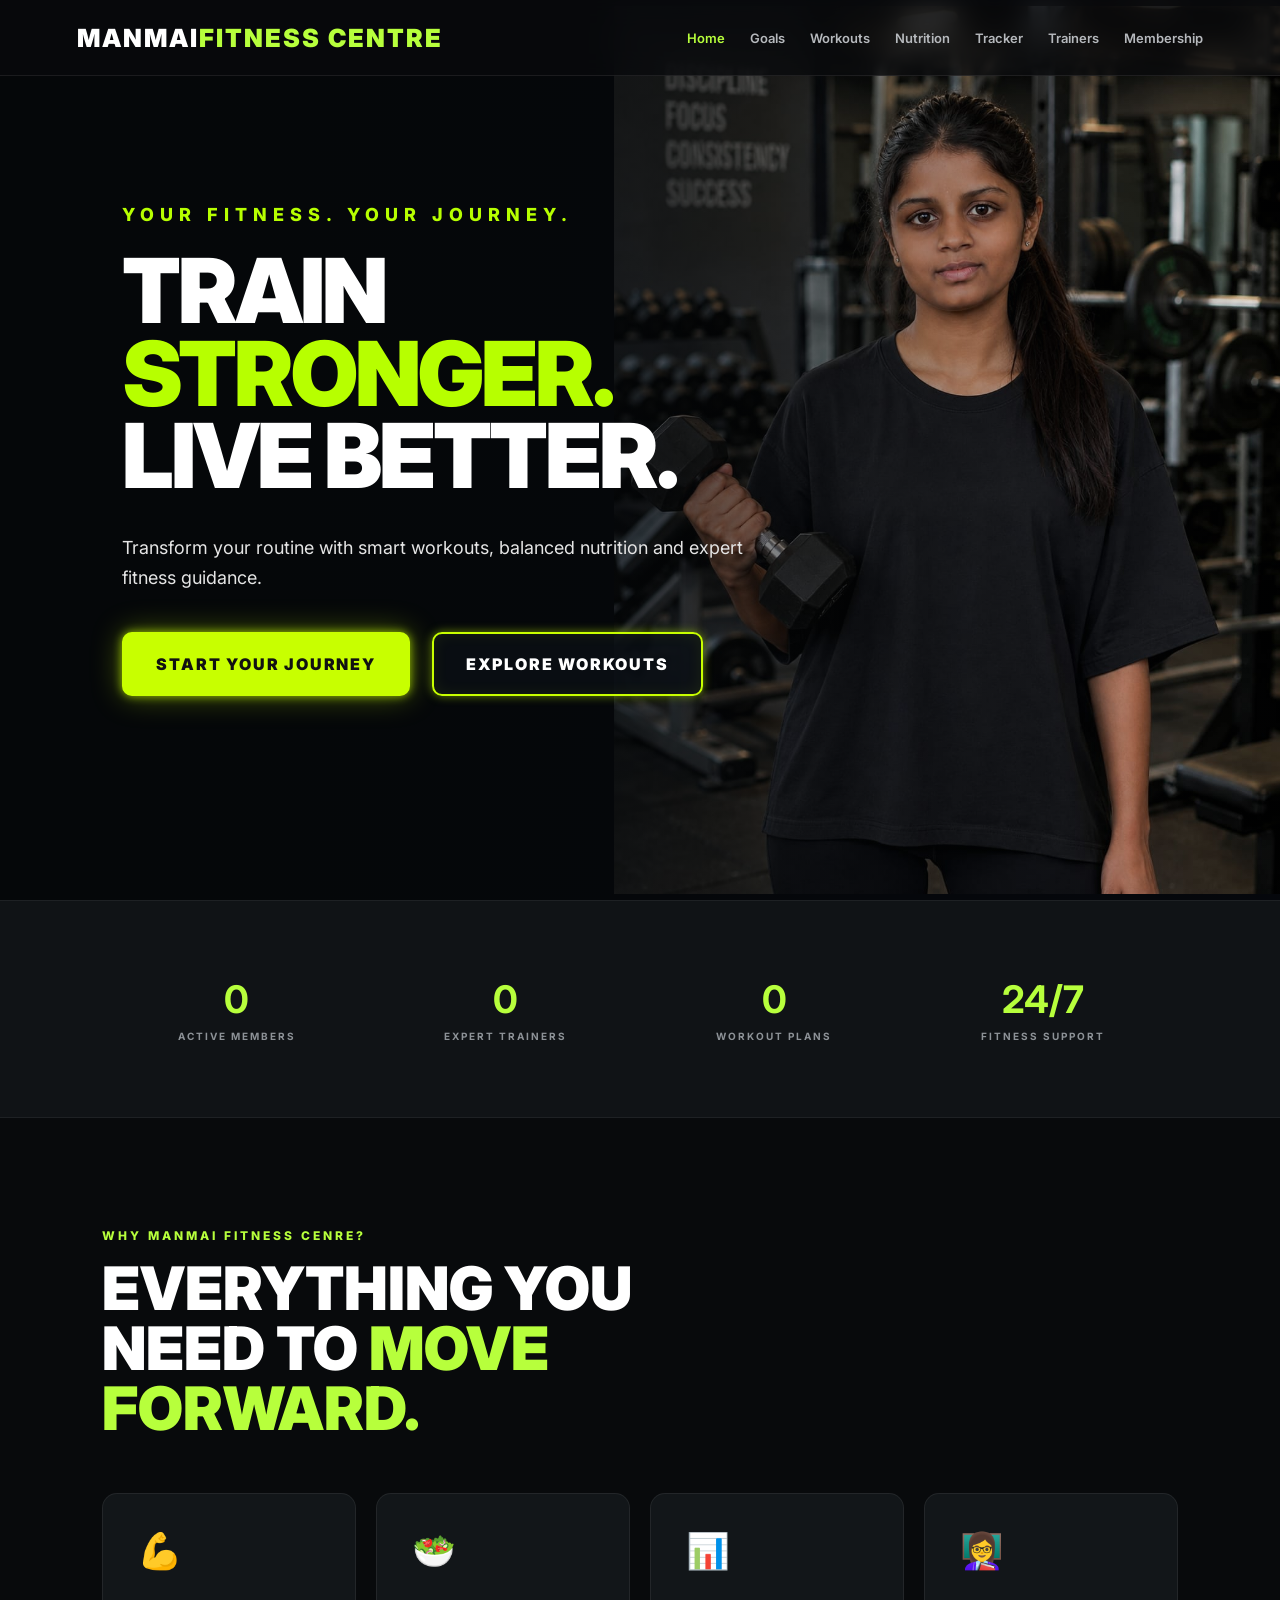
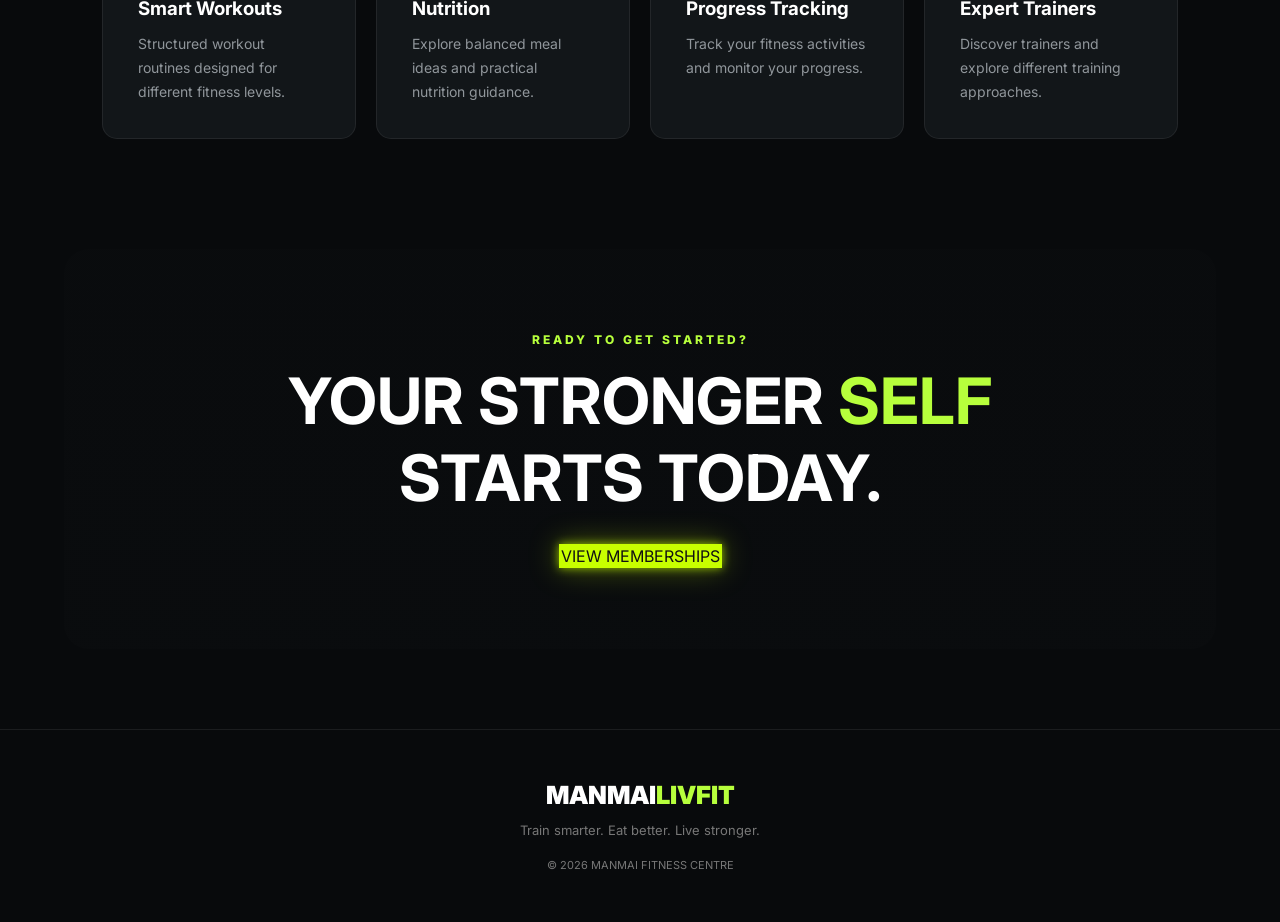
<file: index.html>
<!DOCTYPE html>
<html lang="en">
<head>
    <meta charset="UTF-8">
    <meta name="viewport" content="width=device-width, initial-scale=1.0">
    <title>MANMAI FITNESS CENTRE | Gym & Fitness Centre</title>

    <link rel="stylesheet" href="style.css">
</head>

<body>

    <!-- NAVBAR -->
    <header class="navbar">
        <a href="index.html" class="logo">
            MANMAI<span>FITNESS CENTRE</span>
        </a>

        <nav class="nav-links" id="navLinks">
            <a href="index.html" class="active">Home</a>
            <a href="goals.html">Goals</a>
            <a href="workouts.html">Workouts</a>
            <a href="nutrition.html">Nutrition</a>
            <a href="tracker.html">Tracker</a>
            <a href="trainers.html">Trainers</a>
            <a href="membership.html">Membership</a>
        </nav>

        <button class="menu-btn" id="menuBtn">☰</button>
    </header>


    <!-- HERO -->
    <main>

        <section class="hero">

    <div class="hero-overlay"></div>

    <div class="hero-content">

        <p class="hero-tagline">YOUR FITNESS. YOUR JOURNEY.</p>

        <h1>
            TRAIN<br>
            <span>STRONGER.</span><br>
            LIVE BETTER.
        </h1>

        <p class="hero-description">
            Transform your routine with smart workouts, balanced nutrition and
            expert fitness guidance.
        </p>

        <div class="hero-buttons">
            <a href="goals.html" class="hero-btn primary-btn">
                START YOUR JOURNEY
            </a>

            <a href="workouts.html" class="hero-btn secondary-btn">
                EXPLORE WORKOUTS
            </a>
        </div>

    </div>

</section>
        

        <!-- STATS -->
        <section class="stats-section">

            <div class="stat">
                <h2 class="counter" data-target="10000">0</h2>
                <p>ACTIVE MEMBERS</p>
            </div>

            <div class="stat">
                <h2 class="counter" data-target="50">0</h2>
                <p>EXPERT TRAINERS</p>
            </div>

            <div class="stat">
                <h2 class="counter" data-target="100">0</h2>
                <p>WORKOUT PLANS</p>
            </div>

            <div class="stat">
                <h2>24/7</h2>
                <p>FITNESS SUPPORT</p>
            </div>

        </section>


        <!-- WHY FITNOVA -->
        <section class="features section">

            <div class="section-heading">
                <p>WHY MANMAI FITNESS CENRE?</p>

                <h2>
                    EVERYTHING YOU NEED
                    TO <span>MOVE FORWARD.</span>
                </h2>
            </div>


            <div class="feature-grid">

                <div class="feature-card">
                    <div class="feature-icon">💪</div>
                    <h3>Smart Workouts</h3>
                    <p>
                        Structured workout routines designed
                        for different fitness levels.
                    </p>
                </div>

                <div class="feature-card">
                    <div class="feature-icon">🥗</div>
                    <h3>Nutrition</h3>
                    <p>
                        Explore balanced meal ideas and
                        practical nutrition guidance.
                    </p>
                </div>

                <div class="feature-card">
                    <div class="feature-icon">📊</div>
                    <h3>Progress Tracking</h3>
                    <p>
                        Track your fitness activities and
                        monitor your progress.
                    </p>
                </div>

                <div class="feature-card">
                    <div class="feature-icon">👩‍🏫</div>
                    <h3>Expert Trainers</h3>
                    <p>
                        Discover trainers and explore
                        different training approaches.
                    </p>
                </div>

            </div>

        </section>


        <!-- CTA -->
        <section class="cta-section">

            <div class="cta-content">

                <p>READY TO GET STARTED?</p>

                <h2>
                    YOUR STRONGER
                    <span>SELF</span> STARTS TODAY.
                </h2>

                <a href="membership.html" class="btn primary-btn">
                    VIEW MEMBERSHIPS
                </a>

            </div>

        </section>

    </main>


    <!-- FOOTER -->
    <footer>

        <div class="footer-logo">
            MANMAI<span>LIVFIT</span>
        </div>

        <p>
            Train smarter. Eat better. Live stronger.
        </p>

        <p class="copyright">
            © 2026 MANMAI FITNESS CENTRE
        </p>

    </footer>


    <script src="script.js"></script>

</body>
</html>
</file>
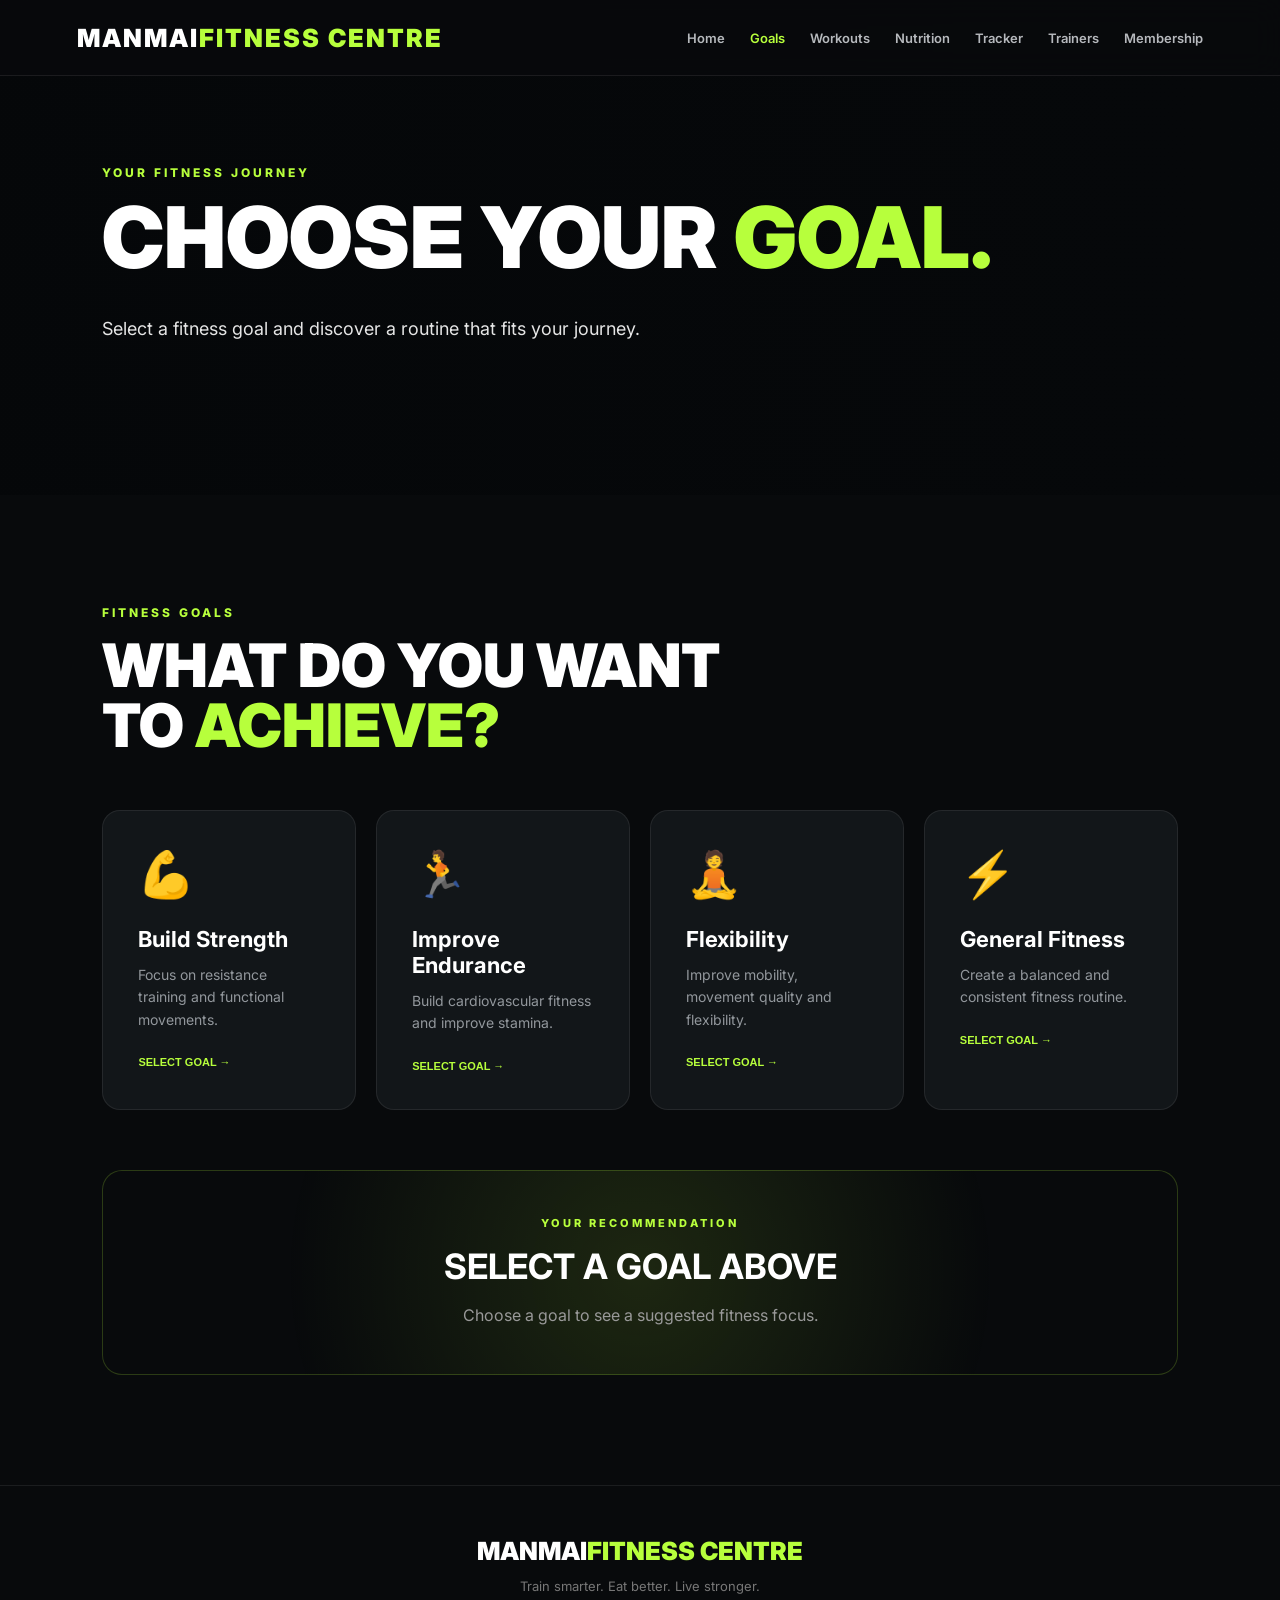
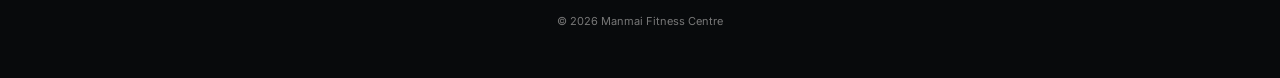
<file: goals.html>
<!DOCTYPE html>
<html lang="en">
<head>
    <meta charset="UTF-8">
    <meta name="viewport" content="width=device-width, initial-scale=1.0">
    <title>MANMAI FITNESS CENTRE | Fitness Goals</title>
    <link rel="stylesheet" href="style.css">
</head>

<body>

<header class="navbar">
    <a href="index.html" class="logo">MANMAI<span>FITNESS CENTRE</span></a>

    <nav class="nav-links" id="navLinks">
        <a href="index.html">Home</a>
        <a href="goals.html" class="active">Goals</a>
        <a href="workouts.html">Workouts</a>
        <a href="nutrition.html">Nutrition</a>
        <a href="tracker.html">Tracker</a>
        <a href="trainers.html">Trainers</a>
        <a href="membership.html">Membership</a>
    </nav>

    <button class="menu-btn" id="menuBtn">☰</button>
</header>


<main>

<section class="page-hero">
    <div>
        <p>YOUR FITNESS JOURNEY</p>
        <h1>CHOOSE YOUR <span>GOAL.</span></h1>
        <p class="hero-description">
            Select a fitness goal and discover a routine that fits your journey.
        </p>
    </div>
</section>


<section class="section">

    <div class="section-heading">
        <p>FITNESS GOALS</p>
        <h2>WHAT DO YOU WANT TO <span>ACHIEVE?</span></h2>
    </div>

    <div class="goal-grid">

        <div class="goal-card" onclick="selectGoal('Strength')">
            <div class="goal-icon">💪</div>
            <h3>Build Strength</h3>
            <p>Focus on resistance training and functional movements.</p>
            <button>SELECT GOAL →</button>
        </div>

        <div class="goal-card" onclick="selectGoal('Cardio')">
            <div class="goal-icon">🏃</div>
            <h3>Improve Endurance</h3>
            <p>Build cardiovascular fitness and improve stamina.</p>
            <button>SELECT GOAL →</button>
        </div>

        <div class="goal-card" onclick="selectGoal('Flexibility')">
            <div class="goal-icon">🧘</div>
            <h3>Flexibility</h3>
            <p>Improve mobility, movement quality and flexibility.</p>
            <button>SELECT GOAL →</button>
        </div>

        <div class="goal-card" onclick="selectGoal('General Fitness')">
            <div class="goal-icon">⚡</div>
            <h3>General Fitness</h3>
            <p>Create a balanced and consistent fitness routine.</p>
            <button>SELECT GOAL →</button>
        </div>

    </div>


    <div class="goal-result" id="goalResult">

        <p>YOUR RECOMMENDATION</p>

        <h2 id="selectedGoal">
            SELECT A GOAL ABOVE
        </h2>

        <div id="goalDetails">
            Choose a goal to see a suggested fitness focus.
        </div>

    </div>

</section>

</main>


<footer>

    <div class="footer-logo">
        MANMAI<span>FITNESS CENTRE</span>
    </div>

    <p>Train smarter. Eat better. Live stronger.</p>

    <p class="copyright">© 2026 Manmai Fitness Centre</p>

</footer>


<script src="script.js"></script>

</body>
</html>
</file>
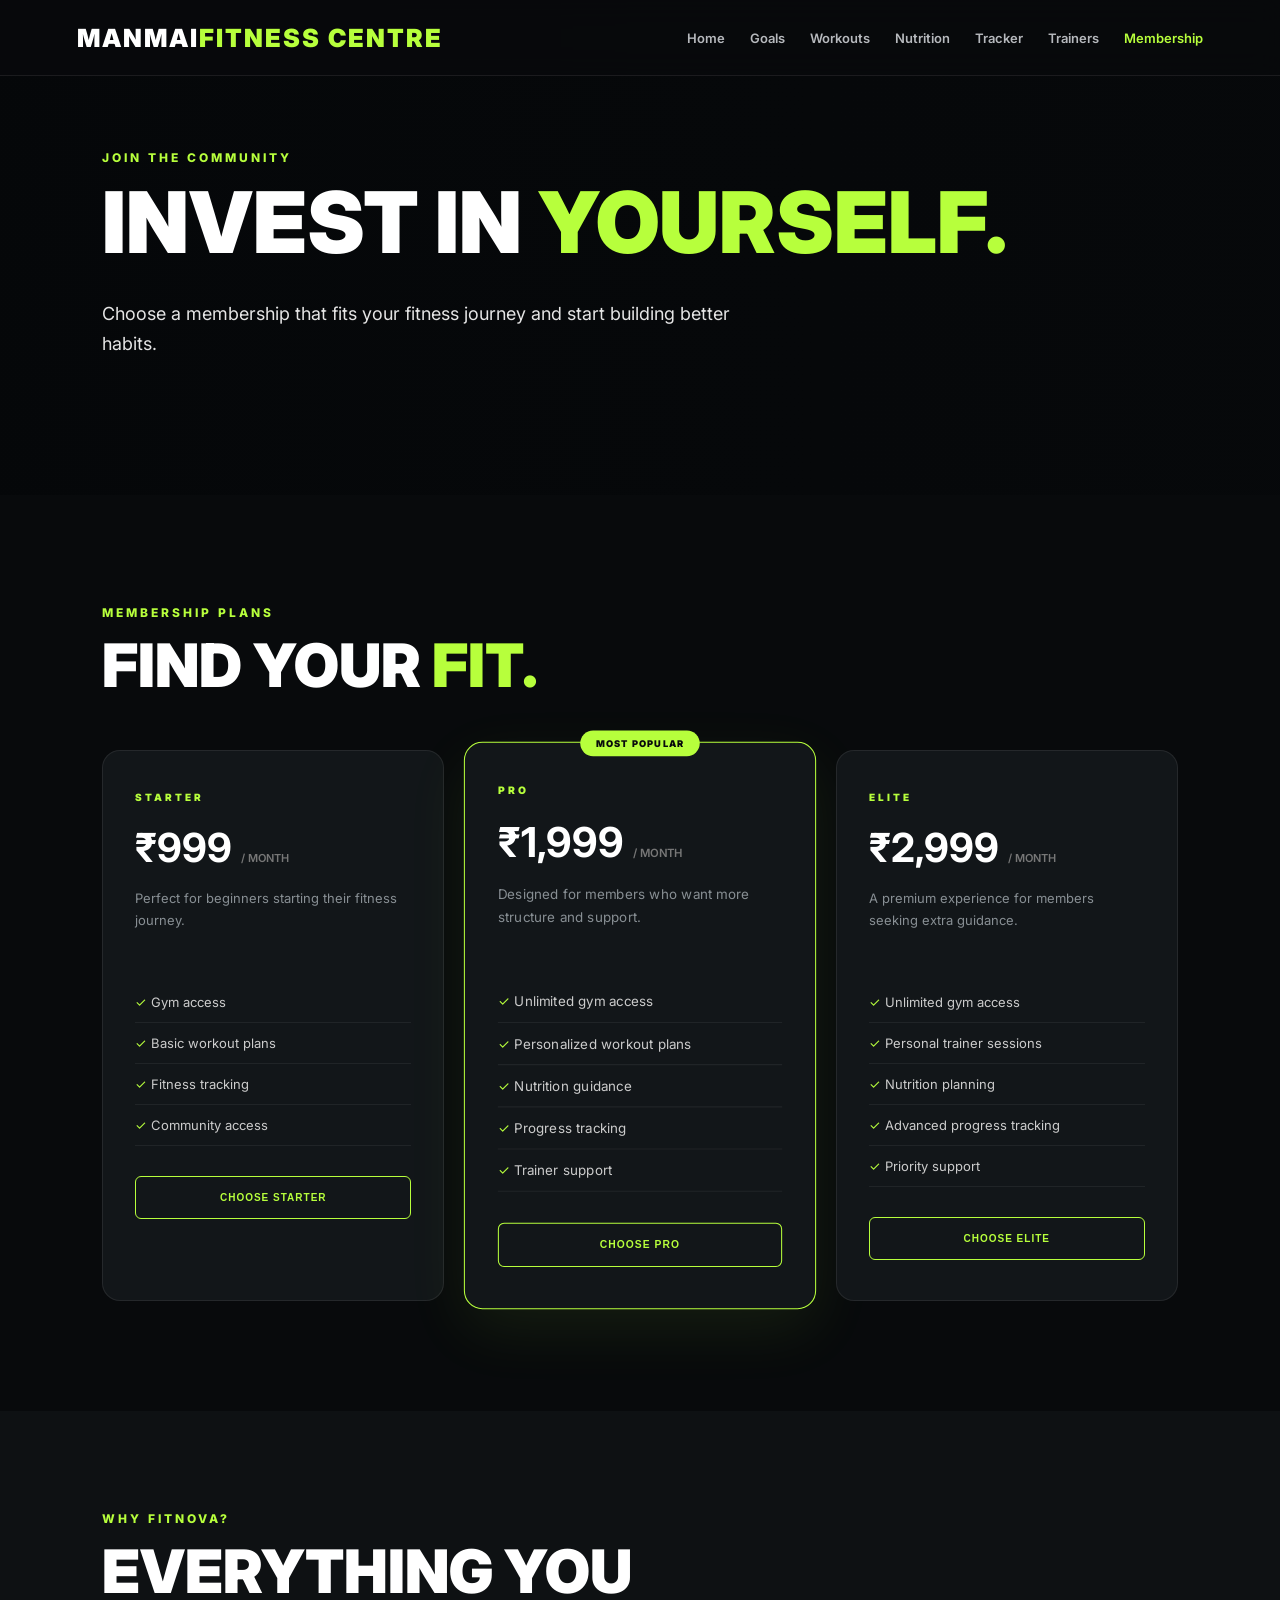
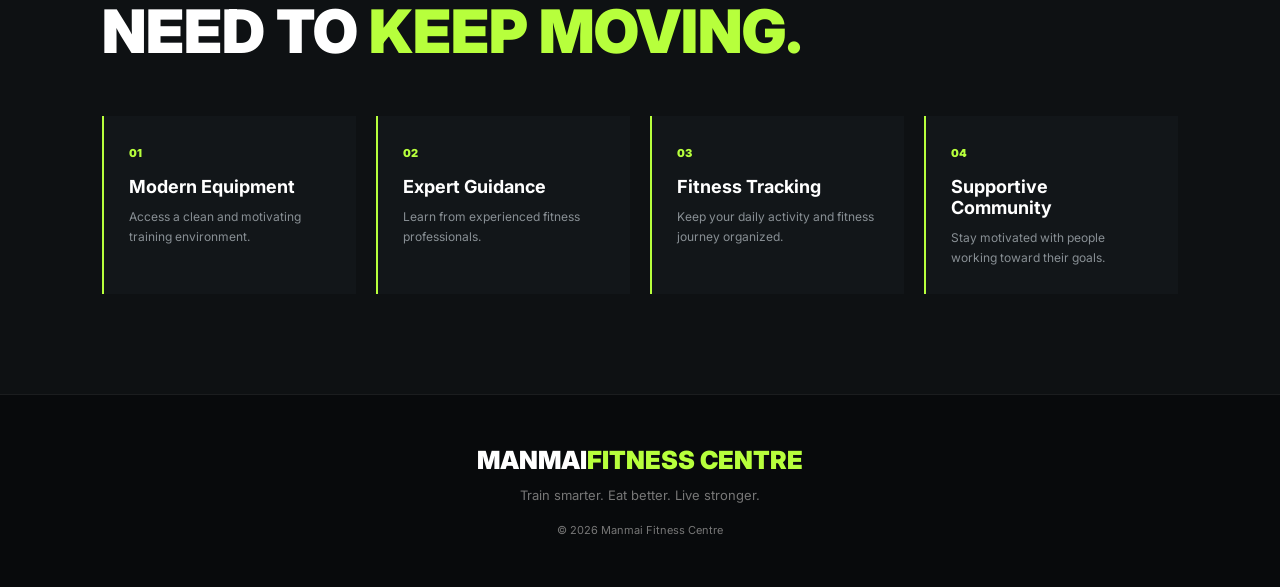
<file: membership.html>
<!DOCTYPE html>
<html lang="en">

<head>
    <meta charset="UTF-8">
    <meta name="viewport" content="width=device-width, initial-scale=1.0">

    <title>MANMAI FITNESS CENTRE | Membership</title>

    <link rel="stylesheet" href="style.css">
</head>

<body>

<header class="navbar">

    <a href="index.html" class="logo">
        MANMAI<span>FITNESS CENTRE</span>
    </a>

    <nav class="nav-links" id="navLinks">

        <a href="index.html">Home</a>
        <a href="goals.html">Goals</a>
        <a href="workouts.html">Workouts</a>
        <a href="nutrition.html">Nutrition</a>
        <a href="tracker.html">Tracker</a>
        <a href="trainers.html">Trainers</a>
        <a href="membership.html" class="active">Membership</a>

    </nav>

    <button class="menu-btn" id="menuBtn">☰</button>

</header>


<main>

    <!-- HERO -->

    <section class="page-hero membership-hero">

        <div>

            <p>JOIN THE COMMUNITY</p>

            <h1>
                INVEST IN
                <span>YOURSELF.</span>
            </h1>

            <p class="hero-description">
                Choose a membership that fits your fitness journey
                and start building better habits.
            </p>

        </div>

    </section>


    <!-- PRICING -->

    <section class="section">

        <div class="section-heading">

            <p>MEMBERSHIP PLANS</p>

            <h2>
                FIND YOUR
                <span>FIT.</span>
            </h2>

        </div>


        <div class="pricing-grid">


            <!-- STARTER -->

            <div class="pricing-card">

                <p class="plan-type">
                    STARTER
                </p>

                <h3>
                    ₹999
                    <span>/ MONTH</span>
                </h3>

                <p class="plan-description">
                    Perfect for beginners starting their fitness journey.
                </p>


                <div class="plan-features">

                    <div>✓ Gym access</div>
                    <div>✓ Basic workout plans</div>
                    <div>✓ Fitness tracking</div>
                    <div>✓ Community access</div>

                </div>


                <button
                    class="plan-btn"
                    onclick="openMembership('Starter', '₹999 / Month')">

                    CHOOSE STARTER

                </button>

            </div>


            <!-- PRO -->

            <div class="pricing-card popular">

                <div class="popular-badge">
                    MOST POPULAR
                </div>

                <p class="plan-type">
                    PRO
                </p>

                <h3>
                    ₹1,999
                    <span>/ MONTH</span>
                </h3>

                <p class="plan-description">
                    Designed for members who want more structure and support.
                </p>


                <div class="plan-features">

                    <div>✓ Unlimited gym access</div>
                    <div>✓ Personalized workout plans</div>
                    <div>✓ Nutrition guidance</div>
                    <div>✓ Progress tracking</div>
                    <div>✓ Trainer support</div>

                </div>


                <button
                    class="plan-btn"
                    onclick="openMembership('Pro', '₹1,999 / Month')">

                    CHOOSE PRO

                </button>

            </div>


            <!-- ELITE -->

            <div class="pricing-card">

                <p class="plan-type">
                    ELITE
                </p>

                <h3>
                    ₹2,999
                    <span>/ MONTH</span>
                </h3>

                <p class="plan-description">
                    A premium experience for members seeking extra guidance.
                </p>


                <div class="plan-features">

                    <div>✓ Unlimited gym access</div>
                    <div>✓ Personal trainer sessions</div>
                    <div>✓ Nutrition planning</div>
                    <div>✓ Advanced progress tracking</div>
                    <div>✓ Priority support</div>

                </div>


                <button
                    class="plan-btn"
                    onclick="openMembership('Elite', '₹2,999 / Month')">

                    CHOOSE ELITE

                </button>

            </div>


        </div>

    </section>


    <!-- BENEFITS -->

    <section class="membership-benefits">

        <div class="section-heading">

            <p>WHY FITNOVA?</p>

            <h2>
                EVERYTHING YOU NEED
                TO <span>KEEP MOVING.</span>
            </h2>

        </div>


        <div class="membership-benefit-grid">

            <div>

                <span>01</span>

                <h3>Modern Equipment</h3>

                <p>
                    Access a clean and motivating training environment.
                </p>

            </div>


            <div>

                <span>02</span>

                <h3>Expert Guidance</h3>

                <p>
                    Learn from experienced fitness professionals.
                </p>

            </div>


            <div>

                <span>03</span>

                <h3>Fitness Tracking</h3>

                <p>
                    Keep your daily activity and fitness journey organized.
                </p>

            </div>


            <div>

                <span>04</span>

                <h3>Supportive Community</h3>

                <p>
                    Stay motivated with people working toward their goals.
                </p>

            </div>

        </div>

    </section>

</main>


<!-- MEMBERSHIP MODAL -->

<div class="modal" id="membershipModal">

    <div class="modal-content">

        <button
            class="close-modal"
            onclick="closeMembership()">

            ×

        </button>


        <p>JOIN FITNOVA</p>

        <h2 id="selectedPlan">
            Pro Membership
        </h2>

        <p id="selectedPrice"
           class="selected-price">

            ₹1,999 / Month

        </p>


        <div class="signup-form">

            <div class="input-group">

                <label for="memberName">
                    FULL NAME
                </label>

                <input
                    type="text"
                    id="memberName"
                    placeholder="Enter your name">

            </div>


            <div class="input-group">

                <label for="memberEmail">
                    EMAIL
                </label>

                <input
                    type="email"
                    id="memberEmail"
                    placeholder="Enter your email">

            </div>


            <button
                class="btn primary-btn"
                onclick="submitMembership()">

                START MEMBERSHIP

            </button>

        </div>

        <p
            id="membershipMessage"
            class="membership-message">
        </p>

    </div>

</div>


<footer>

    <div class="footer-logo">
        MANMAI<span>FITNESS CENTRE</span>
    </div>

    <p>
        Train smarter. Eat better. Live stronger.
    </p>

    <p class="copyright">
        © 2026 Manmai Fitness Centre
    </p>

</footer>


<script src="script.js"></script>

</body>

</html>
</file>
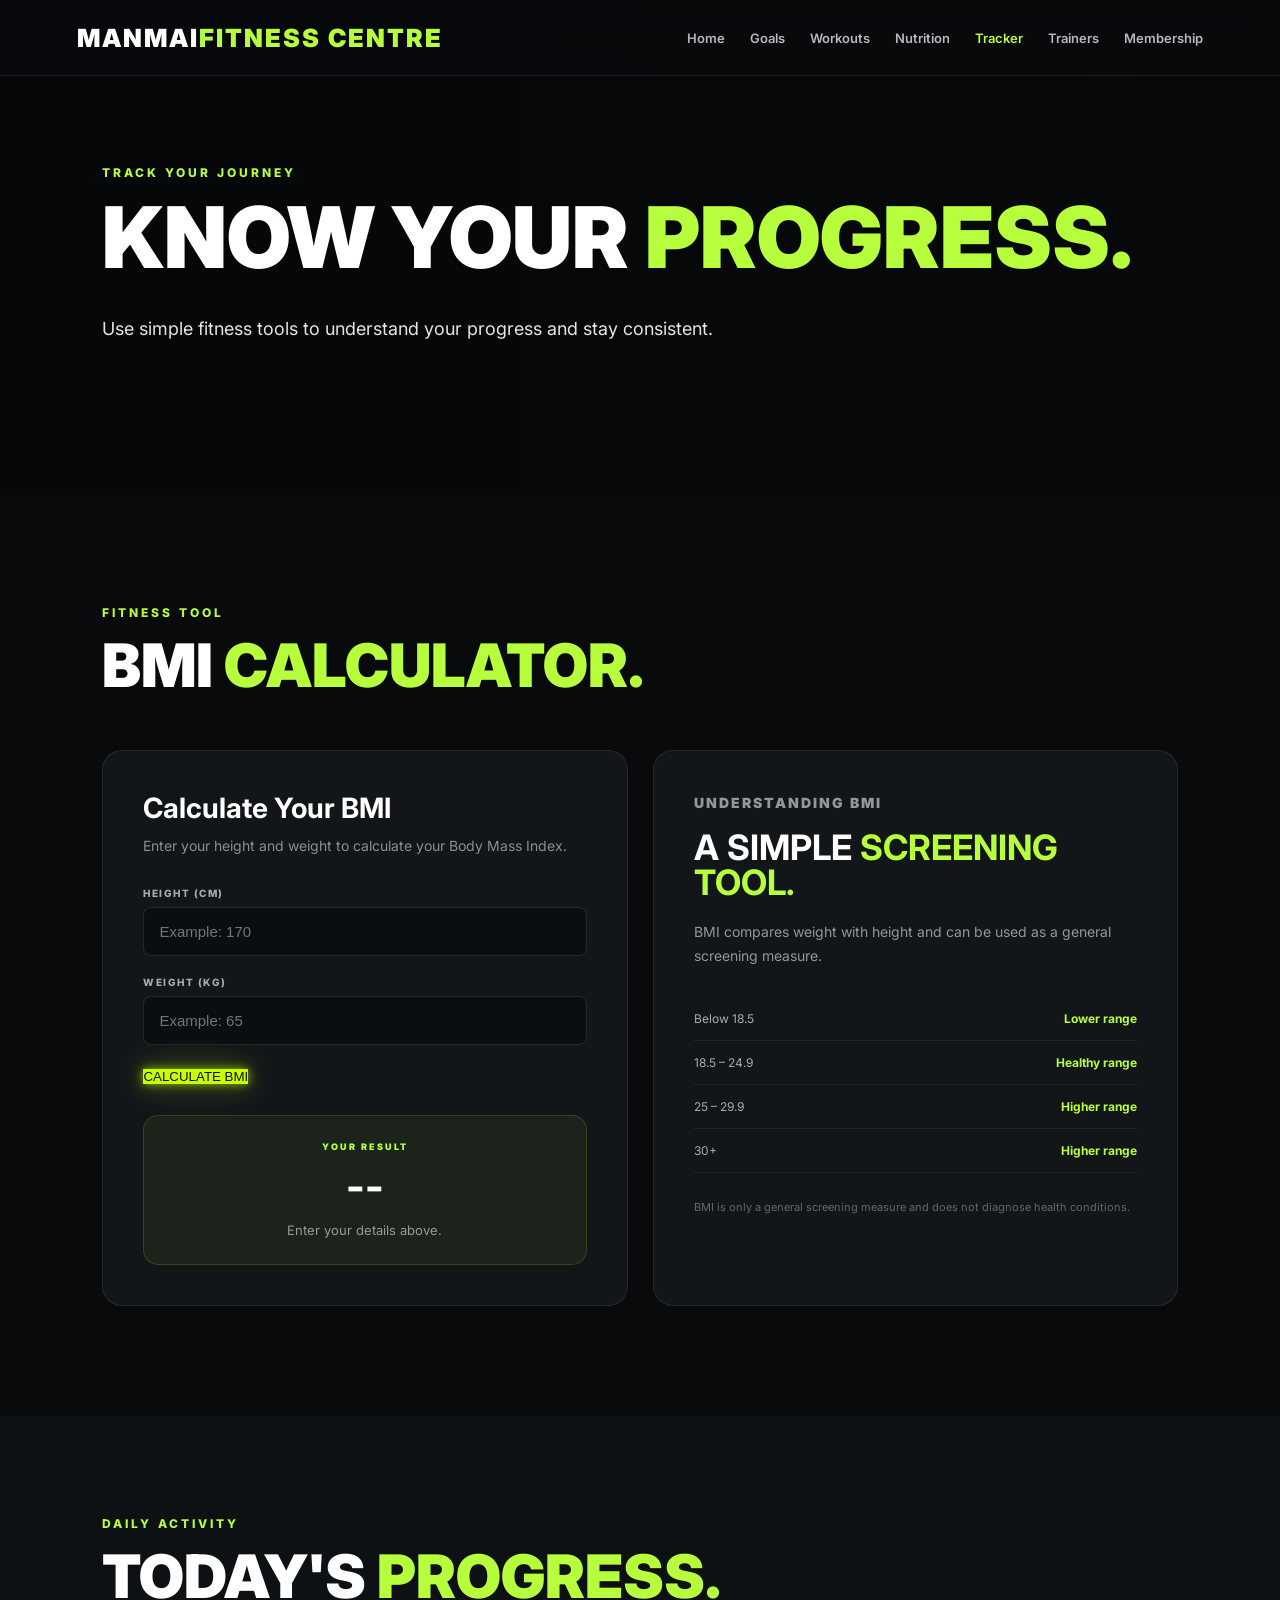
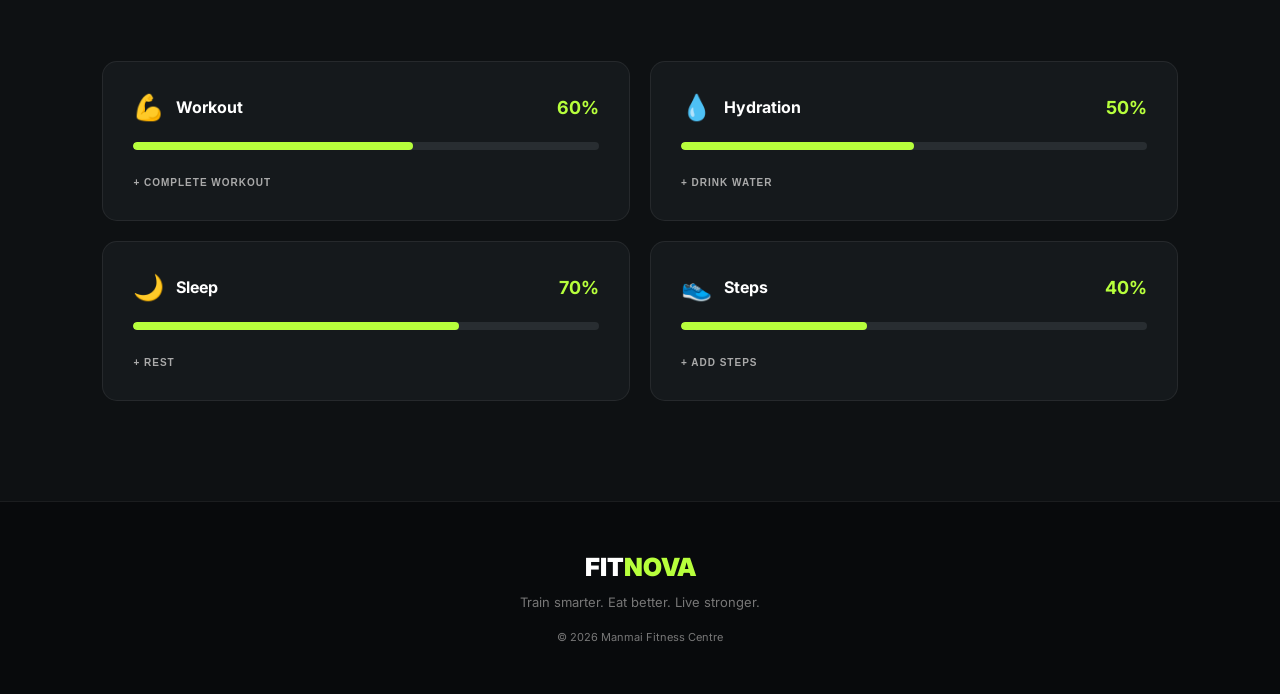
<file: tracker.html>
<!DOCTYPE html>
<html lang="en">
<head>
    <meta charset="UTF-8">
    <meta name="viewport" content="width=device-width, initial-scale=1.0">

    <title>MANMAI FITNESS CENTRE | Fitness Tracker</title>

    <link rel="stylesheet" href="style.css">
</head>

<body>

<header class="navbar">

    <a href="index.html" class="logo">
        MANMAI<span>FITNESS CENTRE</span>
    </a>

    <nav class="nav-links" id="navLinks">

        <a href="index.html">Home</a>
        <a href="goals.html">Goals</a>
        <a href="workouts.html">Workouts</a>
        <a href="nutrition.html">Nutrition</a>
        <a href="tracker.html" class="active">Tracker</a>
        <a href="trainers.html">Trainers</a>
        <a href="membership.html">Membership</a>

    </nav>

    <button class="menu-btn" id="menuBtn">☰</button>

</header>


<main>

    <!-- HERO -->

    <section class="page-hero tracker-hero">

        <div>

            <p>TRACK YOUR JOURNEY</p>

            <h1>
                KNOW YOUR
                <span>PROGRESS.</span>
            </h1>

            <p class="hero-description">
                Use simple fitness tools to understand your
                progress and stay consistent.
            </p>

        </div>

    </section>


    <!-- BMI SECTION -->

    <section class="section">

        <div class="section-heading">

            <p>FITNESS TOOL</p>

            <h2>
                BMI <span>CALCULATOR.</span>
            </h2>

        </div>


        <div class="tracker-layout">

            <!-- CALCULATOR -->

            <div class="calculator-card">

                <h3>Calculate Your BMI</h3>

                <p class="calculator-description">
                    Enter your height and weight to calculate
                    your Body Mass Index.
                </p>


                <div class="input-group">

                    <label for="height">
                        HEIGHT (CM)
                    </label>

                    <input
                        type="number"
                        id="height"
                        placeholder="Example: 170"
                        min="1"
                    >

                </div>


                <div class="input-group">

                    <label for="weight">
                        WEIGHT (KG)
                    </label>

                    <input
                        type="number"
                        id="weight"
                        placeholder="Example: 65"
                        min="1"
                    >

                </div>


                <button
                    class="btn primary-btn"
                    onclick="calculateBMI()">

                    CALCULATE BMI

                </button>


                <div
                    class="bmi-result"
                    id="bmiResult">

                    <p>YOUR RESULT</p>

                    <h2 id="bmiValue">--</h2>

                    <span id="bmiCategory">
                        Enter your details above.
                    </span>

                </div>

            </div>


            <!-- BMI INFORMATION -->

            <div class="bmi-info-card">

                <p class="small-title">
                    UNDERSTANDING BMI
                </p>

                <h3>
                    A SIMPLE
                    <span>SCREENING TOOL.</span>
                </h3>

                <p>
                    BMI compares weight with height and can be
                    used as a general screening measure.
                </p>

                <div class="bmi-scale">

                    <div>
                        <span>Below 18.5</span>
                        <strong>Lower range</strong>
                    </div>

                    <div>
                        <span>18.5 – 24.9</span>
                        <strong>Healthy range</strong>
                    </div>

                    <div>
                        <span>25 – 29.9</span>
                        <strong>Higher range</strong>
                    </div>

                    <div>
                        <span>30+</span>
                        <strong>Higher range</strong>
                    </div>

                </div>

                <p class="tracker-note">
                    BMI is only a general screening measure and
                    does not diagnose health conditions.
                </p>

            </div>

        </div>

    </section>


    <!-- DAILY PROGRESS -->

    <section class="progress-section">

        <div class="section-heading">

            <p>DAILY ACTIVITY</p>

            <h2>
                TODAY'S
                <span>PROGRESS.</span>
            </h2>

        </div>


        <div class="progress-grid">


            <!-- WORKOUT -->

            <div class="progress-card">

                <div class="progress-top">

                    <div>
                        <span class="progress-icon">💪</span>

                        <h3>Workout</h3>
                    </div>

                    <strong id="workoutPercent">
                        60%
                    </strong>

                </div>

                <div class="progress-bar">

                    <div
                        id="workoutBar"
                        style="width:60%">
                    </div>

                </div>

                <button onclick="increaseProgress('workout')">
                    + COMPLETE WORKOUT
                </button>

            </div>


            <!-- HYDRATION -->

            <div class="progress-card">

                <div class="progress-top">

                    <div>
                        <span class="progress-icon">💧</span>

                        <h3>Hydration</h3>
                    </div>

                    <strong id="waterPercent">
                        50%
                    </strong>

                </div>

                <div class="progress-bar">

                    <div
                        id="waterBar"
                        style="width:50%">
                    </div>

                </div>

                <button onclick="increaseProgress('water')">
                    + DRINK WATER
                </button>

            </div>


            <!-- SLEEP -->

            <div class="progress-card">

                <div class="progress-top">

                    <div>
                        <span class="progress-icon">🌙</span>

                        <h3>Sleep</h3>
                    </div>

                    <strong id="sleepPercent">
                        70%
                    </strong>

                </div>

                <div class="progress-bar">

                    <div
                        id="sleepBar"
                        style="width:70%">
                    </div>

                </div>

                <button onclick="increaseProgress('sleep')">
                    + REST
                </button>

            </div>


            <!-- STEPS -->

            <div class="progress-card">

                <div class="progress-top">

                    <div>
                        <span class="progress-icon">👟</span>

                        <h3>Steps</h3>
                    </div>

                    <strong id="stepsPercent">
                        40%
                    </strong>

                </div>

                <div class="progress-bar">

                    <div
                        id="stepsBar"
                        style="width:40%">
                    </div>

                </div>

                <button onclick="increaseProgress('steps')">
                    + ADD STEPS
                </button>

            </div>


        </div>

    </section>


</main>


<footer>

    <div class="footer-logo">
        FIT<span>NOVA</span>
    </div>

    <p>
        Train smarter. Eat better. Live stronger.
    </p>

    <p class="copyright">
        © 2026 Manmai Fitness Centre
    </p>

</footer>


<script src="script.js"></script>

</body>
</html>
</file>
<file: style.css>
@import url('https://fonts.googleapis.com/css2?family=Inter:wght@400;500;600;700;800;900&display=swap');

* {
    margin: 0;
    padding: 0;
    box-sizing: border-box;
}

html {
    scroll-behavior: smooth;
}

body {
    font-family: 'Inter', sans-serif;
    background: #080a0c;
    color: #ffffff;
}

a {
    text-decoration: none;
    color: inherit;
}


/* ================= NAVBAR ================= */

.navbar {
    position: fixed;
    top: 0;
    left: 0;
    width: 100%;
    height: 76px;

    display: flex;
    align-items: center;
    justify-content: space-between;

    padding: 0 6%;

    background: rgba(8, 10, 12, 0.75);
    backdrop-filter: blur(15px);

    border-bottom: 1px solid rgba(255,255,255,0.08);

    z-index: 1000;
}

.logo {
    font-size: 25px;
    font-weight: 900;
    letter-spacing: 2px;
}

.logo span,
.footer-logo span {
    color: #b7ff3c;
}

.nav-links {
    display: flex;
    gap: 25px;
}

.nav-links a {
    font-size: 13px;
    font-weight: 600;
    color: #b6b9bd;
    transition: 0.3s;
}

.nav-links a:hover,
.nav-links a.active {
    color: #b7ff3c;
}

.menu-btn {
    display: none;
    background: none;
    border: none;
    color: white;
    font-size: 28px;
    cursor: pointer;
}


/* ================= HERO ================= */
/* =========================
   HERO SECTION
========================= */

.hero {
    min-height: 100vh;
    display: flex;
    align-items: center;
    position: relative;
    overflow: hidden;

    /* Dark background */
    background: #05070c;
}

/* =========================
   YOUR PHOTO - RIGHT SIDE
========================= */

.hero::after {
    content: "";
    position: absolute;

    top: 0;
    right: 0;

    width: 52%;
    height: 100%;

    background-image: url("./images/manmai-gym.jpg");
    background-size: contain;
    background-position: right center;
    background-repeat: no-repeat;

    z-index: 0;
}

/* =========================
   DARK GRADIENT OVER PHOTO
========================= */

.hero-overlay {
    position: absolute;
    inset: 0;

    background: linear-gradient(
        90deg,
        rgba(5, 7, 9, 1) 0%,
        rgba(5, 7, 9, 0.95) 25%,
        rgba(5, 7, 9, 0.75) 45%,
        rgba(5, 7, 9, 0.35) 70%,
        rgba(5, 7, 9, 0.10) 100%
    );

    z-index: 1;
}

/* =========================
   HERO CONTENT
========================= */

.hero-content {
    position: relative;
    z-index: 2;

    width: 100%;
    max-width: 700px;

    margin-left: 8%;
    padding: 40px 20px;
}

/* Small tagline */

.hero-tagline {
    color: #b7ff00;
    font-size: 18px;
    font-weight: 800;
    letter-spacing: 6px;

    margin-bottom: 25px;
}

/* Main heading */

.hero h1 {
    margin: 0;

    font-size: clamp(55px, 7vw, 100px);
    line-height: 0.92;

    font-weight: 900;
    letter-spacing: -3px;

    color: #ffffff;
}

/* Green word */

.hero h1 span {
    color: #b7ff00;
}

/* Description */

.hero-description {
    max-width: 650px;

    margin-top: 35px;
    margin-bottom: 35px;

    color: #e5e5e5;

    font-size: 18px;
    line-height: 1.7;
}

/* =========================
   HERO BUTTONS
========================= */

/* ==============================
   PREMIUM HERO BUTTONS
================================ */

.hero-buttons {
    display: flex;
    gap: 22px;
    margin-top: 38px;
    position: relative;
    z-index: 20;
}

/* Common button */
.hero-btn {
    position: relative;

    display: inline-flex;
    align-items: center;
    justify-content: center;

    min-width: 245px;
    height: 64px;
    padding: 0 32px;

    border-radius: 10px;

    text-decoration: none;

    font-size: 16px;
    font-weight: 900;
    letter-spacing: 1.8px;

    overflow: hidden;
    cursor: pointer;

    transition: all 0.3s ease;
}

/* START YOUR JOURNEY */
.primary-btn {
    background: #c8ff00;
    color: #111;

    border: 2px solid #c8ff00;

    box-shadow:
        0 0 10px rgba(200, 255, 0, 0.7),
        0 0 30px rgba(200, 255, 0, 0.35);

    animation: buttonGlow 2s infinite;
}

/* EXPLORE WORKOUTS */
.secondary-btn {
    background: rgba(10, 15, 20, 0.85);
    color: #ffffff;

    border: 2px solid #c8ff00;

    box-shadow:
        0 0 10px rgba(200, 255, 0, 0.5),
        inset 0 0 15px rgba(200, 255, 0, 0.08);
}

/* Hover */
.primary-btn:hover,
.secondary-btn:hover {
    transform: translateY(-6px) scale(1.03);

    box-shadow:
        0 0 15px rgba(200, 255, 0, 0.9),
        0 0 40px rgba(200, 255, 0, 0.6);
}

/* Explore becomes green on hover */
.secondary-btn:hover {
    background: #c8ff00;
    color: #111;
}

/* Small glow animation */
@keyframes buttonGlow {
    0%, 100% {
        box-shadow:
            0 0 10px rgba(200, 255, 0, 0.6),
            0 0 25px rgba(200, 255, 0, 0.25);
    }

    50% {
        box-shadow:
            0 0 20px rgba(200, 255, 0, 0.9),
            0 0 45px rgba(200, 255, 0, 0.5);
    }
}

/* Mobile */
@media (max-width: 768px) {
    .hero-buttons {
        flex-direction: column;
        align-items: flex-start;
    }

    .hero-btn {
        min-width: 230px;
    }
}

/* =========================
   MOBILE RESPONSIVE
========================= */

@media (max-width: 900px) {

    .hero {
        min-height: 100vh;
    }

    .hero::after {
        width: 65%;
        opacity: 0.65;

        background-position: center right;
    }

    .hero-overlay {
        background: linear-gradient(
            90deg,
            rgba(5, 7, 9, 0.98) 0%,
            rgba(5, 7, 9, 0.80) 50%,
            rgba(5, 7, 9, 0.35) 100%
        );
    }

    .hero-content {
        margin-left: 4%;
        padding: 40px 20px;
    }

    .hero h1 {
        font-size: clamp(48px, 11vw, 75px);
    }

    .hero-description {
        font-size: 16px;
    }
}

/* =========================
   SMALL MOBILE
========================= */

@media (max-width: 600px) {

    .hero::after {
        width: 100%;
        opacity: 0.35;
    }

    .hero-content {
        margin-left: 0;
        padding: 30px 20px;
    }

    .hero-tagline {
        font-size: 13px;
        letter-spacing: 3px;
    }

    .hero h1 {
        font-size: 52px;
        letter-spacing: -2px;
    }

    .hero-description {
        font-size: 15px;
        line-height: 1.5;
    }

    .hero-buttons {
        flex-direction: column;
        align-items: flex-start;
    }

    .hero-buttons a {
        width: 100%;
        max-width: 280px;
    }

    .scroll-down {
        display: none;
    }
}

/* ================= SCROLL ================= */




/* ================= STATS ================= */

.stats-section {
    display: grid;
    grid-template-columns: repeat(4, 1fr);

    padding: 55px 8%;

    background: #101316;

    border-top: 1px solid rgba(255,255,255,0.06);
    border-bottom: 1px solid rgba(255,255,255,0.06);
}

.stat {
    text-align: center;
    padding: 20px;
}

.stat h2 {
    font-size: 38px;
    color: #b7ff3c;
}

.stat p {
    margin-top: 8px;

    font-size: 10px;
    font-weight: 700;
    letter-spacing: 2px;

    color: #8d9297;
}


/* ================= SECTIONS ================= */

.section {
    padding: 110px 8%;
}

.section-heading {
    max-width: 700px;
    margin-bottom: 55px;
}

.section-heading > p {
    color: #b7ff3c;
    font-size: 12px;
    font-weight: 800;
    letter-spacing: 3px;
    margin-bottom: 15px;
}

.section-heading h2 {
    font-size: clamp(35px, 5vw, 60px);
    line-height: 1;
    font-weight: 900;
}

.section-heading h2 span {
    color: #b7ff3c;
}


/* ================= FEATURE CARDS ================= */

.feature-grid {
    display: grid;

    grid-template-columns: repeat(4, 1fr);

    gap: 20px;
}

.feature-card {
    padding: 35px;

    background: #121619;

    border: 1px solid rgba(255,255,255,0.07);

    border-radius: 15px;

    transition: 0.4s;
}

.feature-card:hover {
    transform: translateY(-10px);

    border-color: rgba(183,255,60,0.5);

    box-shadow: 0 20px 50px rgba(0,0,0,0.3);
}

.feature-icon {
    font-size: 35px;
    margin-bottom: 25px;
}

.feature-card h3 {
    margin-bottom: 12px;
}

.feature-card p {
    color: #90969b;
    line-height: 1.7;
    font-size: 14px;
}


/* ================= CTA ================= */

.cta-section {
    margin: 0 5% 80px;

    min-height: 400px;

    display: flex;
    align-items: center;
    justify-content: center;

    text-align: center;

    border-radius: 25px;

    background:
        linear-gradient(
            rgba(10,12,14,0.75),
            rgba(10,12,14,0.9)
        ),
        url("https://images.unsplash.com/photo-1571019613454-1cb2f99b2d8b?auto=format&fit=crop&w=1800&q=80");

    background-size: cover;
    background-position: center;
}

.cta-content > p {
    color: #b7ff3c;
    font-size: 12px;
    font-weight: 800;
    letter-spacing: 3px;
    margin-bottom: 15px;
}

.cta-content h2 {
    font-size: clamp(35px, 5vw, 65px);
    max-width: 800px;
    margin-bottom: 30px;
}

.cta-content h2 span {
    color: #b7ff3c;
}


/* ================= FOOTER ================= */

footer {
    text-align: center;

    padding: 50px 20px;

    border-top: 1px solid rgba(255,255,255,0.08);
}

.footer-logo {
    font-size: 25px;
    font-weight: 900;
    margin-bottom: 12px;
}

footer p {
    color: #777;
    font-size: 13px;
}

.copyright {
    margin-top: 20px;
    font-size: 11px;
}


/* ================= MOBILE ================= */

@media (max-width: 900px) {

    .nav-links {
        position: absolute;

        top: 76px;
        left: 0;

        width: 100%;

        display: none;
        flex-direction: column;

        padding: 25px;

        background: #0b0d0f;
    }

    .nav-links.show {
        display: flex;
    }

    .menu-btn {
        display: block;
    }

    .hero-content {
        margin-left: 6%;
        margin-right: 6%;
    }

    .stats-section {
        grid-template-columns: repeat(2, 1fr);
    }

    .feature-grid {
        grid-template-columns: repeat(2, 1fr);
    }
}


@media (max-width: 600px) {

    .hero h1 {
        letter-spacing: -2px;
    }

    .stats-section {
        grid-template-columns: 1fr 1fr;
    }

    .feature-grid {
        grid-template-columns: 1fr;
    }

    .hero-buttons {
        flex-direction: column;
        align-items: flex-start;
    }

    .cta-section {
        margin: 0 20px 50px;
    }
}
/* ================= PAGE HERO ================= */

.page-hero {
    min-height: 55vh;

    display: flex;
    align-items: center;

    padding: 120px 8% 70px;

    background:
        linear-gradient(
            90deg,
            rgba(5,7,9,0.96),
            rgba(5,7,9,0.65)
        ),
        url("https://images.unsplash.com/photo-1518611012118-696072aa579a?auto=format&fit=crop&w=1800&q=85");

    background-size: cover;
    background-position: center;
}

.page-hero p:first-child {
    color: #b7ff3c;
    font-size: 12px;
    font-weight: 800;
    letter-spacing: 3px;
    margin-bottom: 18px;
}

.page-hero h1 {
    font-size: clamp(45px, 7vw, 85px);
    line-height: 0.95;
    font-weight: 900;
}

.page-hero h1 span {
    color: #b7ff3c;
}


/* ================= GOALS ================= */

.goal-grid {
    display: grid;
    grid-template-columns: repeat(4, 1fr);
    gap: 20px;
}

.goal-card {
    padding: 35px;

    min-height: 280px;

    background: #121619;

    border: 1px solid rgba(255,255,255,0.08);

    border-radius: 18px;

    transition: 0.4s;
}

.goal-card:hover {
    transform: translateY(-10px);

    border-color: #b7ff3c;

    box-shadow: 0 20px 50px rgba(183,255,60,0.08);
}

.goal-icon {
    font-size: 45px;
    margin-bottom: 25px;
}

.goal-card h3 {
    font-size: 22px;
    margin-bottom: 12px;
}

.goal-card p {
    color: #92979c;
    line-height: 1.6;
    font-size: 14px;
}

.goal-card button {
    margin-top: 25px;

    border: none;
    background: transparent;

    color: #b7ff3c;

    font-size: 11px;
    font-weight: 800;

    cursor: pointer;
}


/* ================= GOAL RESULT ================= */

.goal-result {
    margin-top: 60px;

    padding: 45px;

    text-align: center;

    background:
        radial-gradient(
            circle at center,
            rgba(183,255,60,0.12),
            transparent 65%
        );

    border: 1px solid rgba(183,255,60,0.2);

    border-radius: 20px;
}

.goal-result > p {
    color: #b7ff3c;
    font-size: 11px;
    font-weight: 800;
    letter-spacing: 3px;
}

.goal-result h2 {
    margin: 15px 0;

    font-size: 35px;
}

#goalDetails {
    color: #999;
    line-height: 1.7;
}


@media (max-width: 900px) {

    .goal-grid {
        grid-template-columns: repeat(2, 1fr);
    }

}


@media (max-width: 600px) {

    .goal-grid {
        grid-template-columns: 1fr;
    }

}
/* ================= WORKOUTS ================= */

.workout-hero {
    background:
        linear-gradient(
            90deg,
            rgba(5,7,9,0.96),
            rgba(5,7,9,0.5)
        ),
        url("https://images.unsplash.com/photo-1583454110551-21f2fa2afe61?auto=format&fit=crop&w=1800&q=85");
}


/* FILTERS */

.workout-filters {
    display: flex;
    gap: 10px;
    flex-wrap: wrap;
    margin-bottom: 40px;
}

.filter-btn {
    padding: 12px 20px;

    background: #121619;

    border: 1px solid rgba(255,255,255,0.1);

    color: #aaa;

    border-radius: 30px;

    font-size: 11px;
    font-weight: 800;

    cursor: pointer;

    transition: 0.3s;
}

.filter-btn:hover,
.active-filter {
    background: #b7ff3c;
    color: #080a0c;
    border-color: #b7ff3c;
}


/* WORKOUT GRID */

.workout-grid {
    display: grid;

    grid-template-columns: repeat(3, 1fr);

    gap: 25px;
}


/* WORKOUT CARD */

.workout-card {
    overflow: hidden;

    background: #121619;

    border: 1px solid rgba(255,255,255,0.07);

    border-radius: 16px;

    transition: 0.4s;
}

.workout-card:hover {
    transform: translateY(-8px);

    border-color: rgba(183,255,60,0.5);
}


/* IMAGE */

.workout-image {
    height: 260px;

    position: relative;

    overflow: hidden;
}

.workout-image img {
    width: 100%;
    height: 100%;

    object-fit: cover;

    transition: 0.5s;
}

.workout-card:hover .workout-image img {
    transform: scale(1.08);
}

.workout-image span {
    position: absolute;

    top: 15px;
    left: 15px;

    padding: 7px 12px;

    background: #b7ff3c;

    color: #080a0c;

    font-size: 10px;
    font-weight: 900;

    border-radius: 4px;
}


/* INFO */

.workout-info {
    padding: 25px;
}

.workout-info h3 {
    font-size: 21px;
    margin-bottom: 10px;
}

.workout-info p {
    color: #92979c;

    font-size: 13px;

    line-height: 1.6;

    min-height: 45px;
}

.workout-info button {
    margin-top: 20px;

    background: transparent;

    border: none;

    color: #b7ff3c;

    font-size: 10px;

    font-weight: 900;

    letter-spacing: 1px;

    cursor: pointer;
}


/* ================= MODAL ================= */

.modal {
    position: fixed;

    inset: 0;

    display: none;

    align-items: center;
    justify-content: center;

    padding: 20px;

    background: rgba(0,0,0,0.8);

    backdrop-filter: blur(8px);

    z-index: 2000;
}

.modal.show {
    display: flex;
}

.modal-content {
    position: relative;

    width: min(500px, 100%);

    padding: 40px;

    background: #14181b;

    border: 1px solid rgba(183,255,60,0.3);

    border-radius: 20px;
}

.modal-content > p:first-of-type {
    color: #b7ff3c;

    font-size: 10px;

    font-weight: 900;

    letter-spacing: 3px;
}

.modal-content h2 {
    margin: 12px 0 30px;

    font-size: 35px;
}

.close-modal {
    position: absolute;

    top: 15px;
    right: 20px;

    background: none;

    border: none;

    color: #fff;

    font-size: 30px;

    cursor: pointer;
}

.modal-details {
    display: grid;

    grid-template-columns: repeat(2, 1fr);

    gap: 12px;
}

.modal-details div {
    padding: 18px;

    background: #0d1012;

    border-radius: 10px;
}

.modal-details strong {
    display: block;

    color: #777;

    font-size: 9px;

    letter-spacing: 1px;

    margin-bottom: 7px;
}

.modal-details span {
    color: #b7ff3c;

    font-weight: 700;

    font-size: 14px;
}

.modal-text {
    margin: 25px 0;

    color: #92979c;

    line-height: 1.7;

    font-size: 13px;
}


@media (max-width: 900px) {

    .workout-grid {
        grid-template-columns: repeat(2, 1fr);
    }

}


@media (max-width: 600px) {

    .workout-grid {
        grid-template-columns: 1fr;
    }

    .workout-image {
        height: 300px;
    }

}
/* ================= NUTRITION ================= */

.nutrition-hero {

    background:
        linear-gradient(
            90deg,
            rgba(5,7,9,0.96),
            rgba(5,7,9,0.45)
        ),

        url("https://images.unsplash.com/photo-1498837167922-ddd27525d352?auto=format&fit=crop&w=1800&q=85");

    background-size: cover;
    background-position: center;
}


/* ================= MEAL GRID ================= */

.meal-grid {

    display: grid;

    grid-template-columns:
        repeat(4, 1fr);

    gap: 20px;
}


.meal-card {

    overflow: hidden;

    background: #121619;

    border:
        1px solid
        rgba(255,255,255,0.07);

    border-radius: 16px;

    transition: 0.4s;
}


.meal-card:hover {

    transform:
        translateY(-8px);

    border-color:
        rgba(183,255,60,0.5);
}


.meal-image {

    height: 240px;

    position: relative;

    overflow: hidden;
}


.meal-image img {

    width: 100%;
    height: 100%;

    object-fit: cover;

    transition: 0.5s;
}


.meal-card:hover
.meal-image img {

    transform:
        scale(1.08);
}


.meal-image span {

    position: absolute;

    top: 15px;
    left: 15px;

    padding:
        7px 12px;

    background:
        #b7ff3c;

    color:
        #080a0c;

    border-radius:
        4px;

    font-size:
        9px;

    font-weight:
        900;
}


.meal-info {

    padding: 25px;
}


.meal-info h3 {

    font-size: 20px;

    margin-bottom: 10px;
}


.meal-info p {

    color: #92979c;

    font-size: 13px;

    line-height: 1.7;
}


/* ================= MEAL SELECTOR ================= */

.meal-selector-section {

    padding:
        100px 8%;

    background:
        #0e1113;
}


.meal-buttons {

    display: flex;

    gap: 10px;

    flex-wrap: wrap;

    margin-bottom: 35px;
}


.meal-btn {

    padding:
        13px 20px;

    background:
        #15191c;

    border:
        1px solid
        rgba(255,255,255,0.1);

    color:
        #aaa;

    border-radius:
        30px;

    font-size:
        10px;

    font-weight:
        900;

    cursor: pointer;

    transition:
        0.3s;
}


.meal-btn:hover,
.active-meal {

    background:
        #b7ff3c;

    color:
        #080a0c;

    border-color:
        #b7ff3c;
}


/* RESULT */

.meal-result {

    display:
        flex;

    align-items:
        center;

    gap:
        25px;

    padding:
        35px;

    max-width:
        850px;

    background:
        #15191c;

    border:
        1px solid
        rgba(183,255,60,0.2);

    border-radius:
        18px;
}


.meal-result-icon {

    width:
        75px;

    height:
        75px;

    display:
        flex;

    align-items:
        center;

    justify-content:
        center;

    flex-shrink:
        0;

    background:
        rgba(183,255,60,0.1);

    border-radius:
        50%;

    font-size:
        35px;
}


.meal-result p:first-child {

    color:
        #b7ff3c;

    font-size:
        10px;

    font-weight:
        900;

    letter-spacing:
        2px;
}


.meal-result h3 {

    font-size:
        28px;

    margin:
        10px 0;
}


#mealDescription {

    color:
        #92979c;

    line-height:
        1.7;

    font-size:
        14px;
}


.nutrition-note {

    margin-top:
        25px;

    color:
        #666;

    font-size:
        11px;
}


@media (max-width: 1000px) {

    .meal-grid {

        grid-template-columns:
            repeat(2, 1fr);
    }

}


@media (max-width: 600px) {

    .meal-grid {

        grid-template-columns:
            1fr;
    }

    .meal-result {

        flex-direction:
            column;

        align-items:
            flex-start;
    }

}
/* ================= TRACKER ================= */

.tracker-hero {

    background:
        linear-gradient(
            90deg,
            rgba(5,7,9,0.96),
            rgba(5,7,9,0.5)
        ),

        url("https://images.unsplash.com/photo-1517832207067-4db24a2ae47c?auto=format&fit=crop&w=1800&q=85");

    background-size: cover;
    background-position: center;
}


/* TRACKER LAYOUT */

.tracker-layout {

    display: grid;

    grid-template-columns:
        1fr 1fr;

    gap: 25px;
}


/* CALCULATOR */

.calculator-card,
.bmi-info-card {

    padding: 40px;

    background: #121619;

    border:
        1px solid
        rgba(255,255,255,0.08);

    border-radius: 20px;
}


.calculator-card h3 {

    font-size: 28px;

    margin-bottom: 10px;
}


.calculator-description {

    color: #888f94;

    line-height: 1.6;

    font-size: 14px;

    margin-bottom: 30px;
}


.input-group {

    margin-bottom: 20px;
}


.input-group label {

    display: block;

    color: #aaa;

    font-size: 10px;

    font-weight: 800;

    letter-spacing: 1.5px;

    margin-bottom: 8px;
}


.input-group input {

    width: 100%;

    padding: 15px;

    background: #0b0e10;

    border:
        1px solid
        rgba(255,255,255,0.1);

    border-radius: 8px;

    color: white;

    outline: none;

    font-size: 15px;
}


.input-group input:focus {

    border-color: #b7ff3c;
}


.calculator-card .btn {

    border: none;

    cursor: pointer;
}


/* BMI RESULT */

.bmi-result {

    margin-top: 30px;

    padding: 25px;

    text-align: center;

    background:
        rgba(183,255,60,0.06);

    border:
        1px solid
        rgba(183,255,60,0.15);

    border-radius: 15px;
}


.bmi-result p {

    color: #b7ff3c;

    font-size: 9px;

    font-weight: 900;

    letter-spacing: 2px;
}


.bmi-result h2 {

    margin: 8px 0;

    font-size: 42px;

    color: #fff;
}


.bmi-result span {

    color: #999;

    font-size: 13px;
}


/* BMI INFO */

.small-title {

    color: #b7ff3c;

    font-size: 10px;

    font-weight: 900;

    letter-spacing: 2px;

    margin-bottom: 15px;
}


.bmi-info-card h3 {

    font-size: 35px;

    line-height: 1;

    margin-bottom: 20px;
}


.bmi-info-card h3 span {

    color: #b7ff3c;
}


.bmi-info-card > p {

    color: #92979c;

    line-height: 1.7;

    font-size: 14px;
}


.bmi-scale {

    margin-top: 30px;
}


.bmi-scale div {

    display: flex;

    justify-content: space-between;

    gap: 20px;

    padding: 14px 0;

    border-bottom:
        1px solid
        rgba(255,255,255,0.07);
}


.bmi-scale span {

    color: #aaa;

    font-size: 12px;
}


.bmi-scale strong {

    color: #b7ff3c;

    font-size: 12px;
}


.tracker-note {

    margin-top: 25px;

    font-size: 11px !important;

    color: #666 !important;
}


/* ================= PROGRESS ================= */

.progress-section {

    padding:
        100px 8%;

    background:
        #0e1113;
}


.progress-grid {

    display: grid;

    grid-template-columns:
        repeat(2, 1fr);

    gap: 20px;
}


.progress-card {

    padding: 30px;

    background: #15191c;

    border:
        1px solid
        rgba(255,255,255,0.07);

    border-radius: 15px;
}


.progress-top {

    display: flex;

    align-items: center;

    justify-content: space-between;

    margin-bottom: 20px;
}


.progress-top div {

    display: flex;

    align-items: center;

    gap: 12px;
}


.progress-icon {

    font-size: 25px;
}


.progress-top h3 {

    font-size: 16px;
}


.progress-top strong {

    color: #b7ff3c;

    font-size: 18px;
}


.progress-bar {

    height: 8px;

    overflow: hidden;

    background: #282d31;

    border-radius: 10px;

    margin-bottom: 20px;
}


.progress-bar div {

    height: 100%;

    background: #b7ff3c;

    border-radius: 10px;

    transition:
        width 0.5s ease;
}


.progress-card button {

    border: none;

    background: transparent;

    color: #aaa;

    font-size: 10px;

    font-weight: 800;

    cursor: pointer;

    letter-spacing: 1px;
}


.progress-card button:hover {

    color: #b7ff3c;
}


@media (max-width: 800px) {

    .tracker-layout {

        grid-template-columns: 1fr;
    }

    .progress-grid {

        grid-template-columns: 1fr;
    }

}


@media (max-width: 600px) {

    .calculator-card,
    .bmi-info-card {

        padding: 25px;
    }

}
/* ================= TRAINERS ================= */

.trainers-hero {

    background:
        linear-gradient(
            90deg,
            rgba(5,7,9,0.96),
            rgba(5,7,9,0.5)
        ),

        url("https://images.unsplash.com/photo-1571019613454-1cb2f99b2d8b?auto=format&fit=crop&w=1800&q=85");

    background-size: cover;
    background-position: center;
}


/* TRAINER GRID */

.trainer-grid {

    display: grid;

    grid-template-columns:
        repeat(4, 1fr);

    gap: 20px;
}


.trainer-card {

    overflow: hidden;

    background: #121619;

    border:
        1px solid
        rgba(255,255,255,0.07);

    border-radius: 16px;

    transition: 0.4s;
}


.trainer-card:hover {

    transform:
        translateY(-8px);

    border-color:
        rgba(183,255,60,0.5);
}


/* IMAGE */

.trainer-image {

    height: 340px;

    overflow: hidden;
}


.trainer-image img {

    width: 100%;
    height: 100%;

    object-fit: cover;

    transition: 0.5s;
}


.trainer-card:hover
.trainer-image img {

    transform:
        scale(1.06);
}


/* INFO */

.trainer-info {

    padding: 25px;
}


.trainer-info > p {

    color: #b7ff3c;

    font-size: 9px;

    font-weight: 900;

    letter-spacing: 2px;

    margin-bottom: 10px;
}


.trainer-info h3 {

    font-size: 22px;

    margin-bottom: 8px;
}


.trainer-info span {

    display: block;

    color: #888f94;

    font-size: 12px;

    margin-bottom: 20px;
}


.trainer-info button {

    border: none;

    background: transparent;

    color: #b7ff3c;

    font-size: 10px;

    font-weight: 900;

    letter-spacing: 1px;

    cursor: pointer;
}


/* ================= BENEFITS ================= */

.trainer-benefits {

    padding:
        100px 8%;

    display: grid;

    grid-template-columns:
        1fr 1fr;

    gap: 70px;

    background:
        #0e1113;
}


.trainer-benefits > div:first-child p {

    color: #b7ff3c;

    font-size: 10px;

    font-weight: 900;

    letter-spacing: 3px;
}


.trainer-benefits h2 {

    font-size:
        clamp(40px, 5vw, 70px);

    line-height:
        0.95;

    margin-top: 15px;
}


.trainer-benefits h2 span {

    color: #b7ff3c;
}


.benefit-list div {

    display: flex;

    align-items: center;

    gap: 25px;

    padding:
        22px 0;

    border-bottom:
        1px solid
        rgba(255,255,255,0.08);
}


.benefit-list strong {

    color: #b7ff3c;

    font-size: 12px;
}


.benefit-list span {

    font-size: 17px;

    color: #ddd;
}


@media (max-width: 1000px) {

    .trainer-grid {

        grid-template-columns:
            repeat(2, 1fr);
    }

}


@media (max-width: 700px) {

    .trainer-grid {

        grid-template-columns:
            1fr;
    }

    .trainer-image {

        height: 400px;
    }

    .trainer-benefits {

        grid-template-columns:
            1fr;

        gap: 40px;
    }

}
/* ================= MEMBERSHIP ================= */

.membership-hero {

    background:
        linear-gradient(
            90deg,
            rgba(5,7,9,0.96),
            rgba(5,7,9,0.5)
        ),

        url("https://images.unsplash.com/photo-1534438327276-14e5300c3a48?auto=format&fit=crop&w=1800&q=85");

    background-size: cover;
    background-position: center;
}


/* ================= PRICING ================= */

.pricing-grid {

    display: grid;

    grid-template-columns:
        repeat(3, 1fr);

    gap: 25px;

    align-items: stretch;
}


.pricing-card {

    position: relative;

    padding: 40px 32px;

    background: #121619;

    border:
        1px solid
        rgba(255,255,255,0.08);

    border-radius: 18px;

    transition: 0.4s;
}


.pricing-card:hover {

    transform:
        translateY(-10px);

    border-color:
        rgba(183,255,60,0.5);
}


.pricing-card.popular {

    border:
        1px solid
        #b7ff3c;

    box-shadow:
        0 20px 60px
        rgba(183,255,60,0.08);

    transform:
        scale(1.03);
}


.pricing-card.popular:hover {

    transform:
        scale(1.03)
        translateY(-8px);
}


.popular-badge {

    position: absolute;

    top: -12px;

    left: 50%;

    transform:
        translateX(-50%);

    padding:
        7px 15px;

    background:
        #b7ff3c;

    color:
        #080a0c;

    border-radius:
        20px;

    font-size:
        9px;

    font-weight:
        900;

    letter-spacing:
        1px;

    white-space:
        nowrap;
}


.plan-type {

    color:
        #b7ff3c;

    font-size:
        10px;

    font-weight:
        900;

    letter-spacing:
        3px;

    margin-bottom:
        20px;
}


.pricing-card h3 {

    font-size:
        40px;

    margin-bottom:
        15px;
}


.pricing-card h3 span {

    color:
        #777;

    font-size:
        11px;

    font-weight:
        600;
}


.plan-description {

    color:
        #888f94;

    font-size:
        13px;

    line-height:
        1.7;

    min-height:
        65px;
}


.plan-features {

    margin:
        30px 0;
}


.plan-features div {

    padding:
        12px 0;

    color:
        #ccc;

    font-size:
        13px;

    border-bottom:
        1px solid
        rgba(255,255,255,0.06);
}


.plan-features div::first-letter {

    color:
        #b7ff3c;
}


.plan-btn {

    width:
        100%;

    padding:
        15px;

    background:
        transparent;

    border:
        1px solid
        #b7ff3c;

    color:
        #b7ff3c;

    border-radius:
        6px;

    font-size:
        10px;

    font-weight:
        900;

    letter-spacing:
        1px;

    cursor:
        pointer;

    transition:
        0.3s;
}


.plan-btn:hover {

    background:
        #b7ff3c;

    color:
        #080a0c;
}


/* ================= BENEFITS ================= */

.membership-benefits {

    padding:
        100px 8%;

    background:
        #0e1113;
}


.membership-benefit-grid {

    display:
        grid;

    grid-template-columns:
        repeat(4, 1fr);

    gap:
        20px;

    margin-top:
        50px;
}


.membership-benefit-grid > div {

    padding:
        25px;

    border-left:
        2px solid
        #b7ff3c;

    background:
        #121619;
}


.membership-benefit-grid span {

    color:
        #b7ff3c;

    font-size:
        11px;

    font-weight:
        900;
}


.membership-benefit-grid h3 {

    margin:
        15px 0 10px;

    font-size:
        18px;
}


.membership-benefit-grid p {

    color:
        #888f94;

    font-size:
        12px;

    line-height:
        1.7;
}


/* ================= SIGNUP ================= */

.selected-price {

    color:
        #b7ff3c !important;

    font-size:
        18px !important;

    font-weight:
        800;

    margin-bottom:
        25px;
}


.signup-form {

    margin-top:
        20px;
}


.membership-message {

    margin-top:
        20px;

    color:
        #b7ff3c;

    font-size:
        13px;

    line-height:
        1.5;
}


@media (max-width: 1000px) {

    .pricing-grid {

        grid-template-columns:
            1fr;
    }

    .pricing-card.popular {

        transform:
            none;
    }

    .pricing-card.popular:hover {

        transform:
            translateY(-8px);
    }

    .membership-benefit-grid {

        grid-template-columns:
            repeat(2, 1fr);
    }

}


@media (max-width: 600px) {

    .membership-benefit-grid {

        grid-template-columns:
            1fr;
    }

}
</file>
